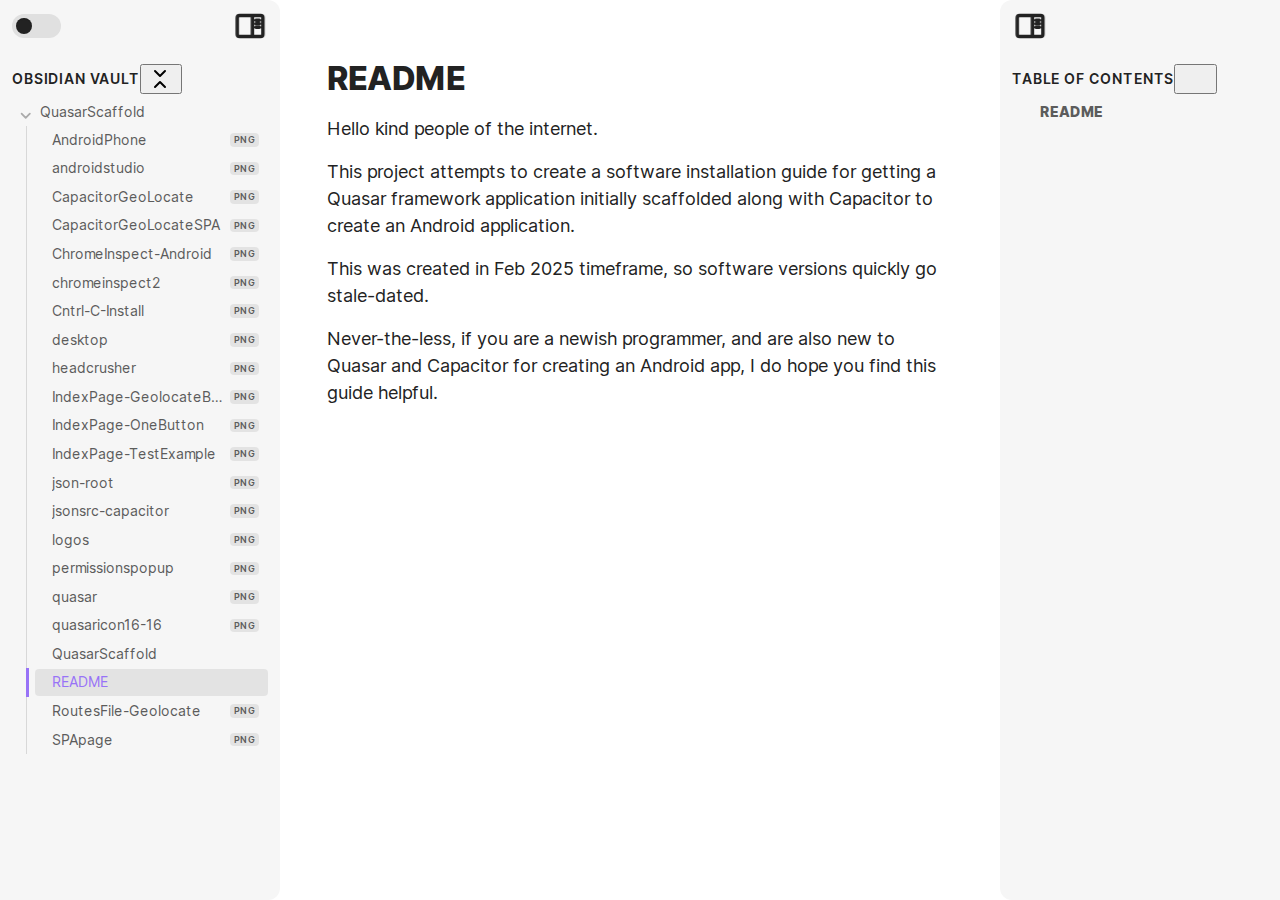
<file: quasarscaffold/readme.html>
<!DOCTYPE html> <html><head>
		<title>README</title>
		<base href="../">
		<meta id="root-path" root-path="../">
		<meta name="viewport" content="width=device-width, initial-scale=1.0, user-scalable=yes, minimum-scale=1.0, maximum-scale=5.0">
		<meta charset="UTF-8">
		<meta name="description" content="Obsidian Vault - README">
		<meta property="og:title" content="README">
		<meta property="og:description" content="Obsidian Vault - README">
		<meta property="og:type" content="website">
		<meta property="og:url" content="quasarscaffold/readme.html">
		<meta property="og:image" content="undefined">
		<meta property="og:site_name" content="Obsidian Vault">
		<link rel="alternate" type="application/rss+xml" title="RSS Feed" href="lib/rss.xml"><script async="" id="webpage-script" src="lib/scripts/webpage.js" onload="this.onload=null;this.setAttribute(&quot;loaded&quot;, &quot;true&quot;)"></script><link rel="icon" href="lib/media/favicon.png"><style>body{--line-width:40em;--line-width-adaptive:40em;--file-line-width:40em;--sidebar-width:min(20em, 80vw);--collapse-arrow-size:11px;--tree-horizontal-spacing:0.6em;--tree-vertical-spacing:0.6em;--sidebar-margin:12px}.sidebar{height:100%;min-width:calc(var(--sidebar-width) + var(--divider-width-hover));max-width:calc(var(--sidebar-width) + var(--divider-width-hover));font-size:14px;z-index:10;position:relative;overflow:hidden;transition:min-width ease-in-out,max-width ease-in-out;transition-duration:.2s;contain:size}.sidebar-left{left:0}.sidebar-right{right:0}.sidebar.is-collapsed{min-width:0;max-width:0}body.floating-sidebars .sidebar{position:absolute}.sidebar-content{height:100%;min-width:calc(var(--sidebar-width) - var(--divider-width-hover));top:0;padding:var(--sidebar-margin);padding-top:4em;line-height:var(--line-height-tight);background-color:var(--background-secondary);transition:background-color,border-right,border-left,box-shadow;transition-duration:var(--color-fade-speed);transition-timing-function:ease-in-out;position:absolute;display:flex;flex-direction:column}.sidebar:not(.is-collapsed) .sidebar-content{min-width:calc(max(100%,var(--sidebar-width)) - 3px);max-width:calc(max(100%,var(--sidebar-width)) - 3px)}.sidebar-left .sidebar-content{left:0;border-top-right-radius:var(--radius-l);border-bottom-right-radius:var(--radius-l)}.sidebar-right .sidebar-content{right:0;border-top-left-radius:var(--radius-l);border-bottom-left-radius:var(--radius-l)}.sidebar:has(.sidebar-content:empty):has(.topbar-content:empty){display:none}.sidebar-topbar{height:2em;width:var(--sidebar-width);top:var(--sidebar-margin);padding-inline:var(--sidebar-margin);z-index:1;position:fixed;display:flex;align-items:center;transition:width ease-in-out;transition-duration:inherit}.sidebar.is-collapsed .sidebar-topbar{width:calc(2.3em + var(--sidebar-margin) * 2)}.sidebar .sidebar-topbar.is-collapsed{width:0}.sidebar-left .sidebar-topbar{left:0}.sidebar-right .sidebar-topbar{right:0}.topbar-content{overflow:hidden;overflow:clip;width:100%;height:100%;display:flex;align-items:center;transition:inherit}.sidebar.is-collapsed .topbar-content{width:0;transition:inherit}.clickable-icon.sidebar-collapse-icon{background-color:transparent;color:var(--icon-color-focused);padding:0!important;margin:0!important;height:100%!important;width:2.3em!important;margin-inline:0.14em!important;position:absolute}.sidebar-left .clickable-icon.sidebar-collapse-icon{transform:rotateY(180deg);right:var(--sidebar-margin)}.sidebar-right .clickable-icon.sidebar-collapse-icon{transform:rotateY(180deg);left:var(--sidebar-margin)}.clickable-icon.sidebar-collapse-icon svg.svg-icon{width:100%;height:100%}.sidebar-section-header{margin:0 0 1em 0;text-transform:uppercase;letter-spacing:.06em;font-weight:600}body{transition:background-color var(--color-fade-speed) ease-in-out}.webpage-container{display:flex;flex-direction:row;height:100%;width:100%;align-items:stretch;justify-content:center}.document-container{opacity:1;flex-basis:100%;max-width:100%;width:100%;height:100%;display:flex;flex-direction:column;align-items:center;transition:opacity .2s ease-in-out;contain:inline-size}.hide{opacity:0;transition:opacity .2s ease-in-out}.document-container>.markdown-preview-view{margin:var(--sidebar-margin);margin-bottom:0;width:100%;width:-webkit-fill-available;width:-moz-available;width:fill-available;background-color:var(--background-primary);transition:background-color var(--color-fade-speed) ease-in-out;border-top-right-radius:var(--window-radius,var(--radius-m));border-top-left-radius:var(--window-radius,var(--radius-m));overflow-x:hidden!important;overflow-y:auto!important;display:flex!important;flex-direction:column!important;align-items:center!important;contain:inline-size}.document-container>.markdown-preview-view>.markdown-preview-sizer{padding-bottom:80vh!important;width:100%!important;max-width:var(--line-width)!important;flex-basis:var(--line-width)!important;transition:background-color var(--color-fade-speed) ease-in-out;contain:inline-size}.markdown-rendered img:not([width]),.view-content img:not([width]){max-width:100%;outline:0}.document-container>.view-content.embed{display:flex;padding:1em;height:100%;width:100%;align-items:center;justify-content:center}.document-container>.view-content.embed>*{max-width:100%;max-height:100%;object-fit:contain}:has(> :is(.math,table)){overflow-x:auto!important}.document-container>.view-content{overflow-x:auto;contain:content;padding:0;margin:0;height:100%}.scroll-highlight{position:absolute;width:100%;height:100%;pointer-events:none;z-index:1000;background-color:hsla(var(--color-accent-hsl),.25);opacity:0;padding:1em;inset:50%;translate:-50% -50%;border-radius:var(--radius-s)}</style><script defer="">async function loadIncludes(){if("file:"!=location.protocol){let e=document.querySelectorAll("include");for(let t=0;t<e.length;t++){let o=e[t],l=o.getAttribute("src");try{const e=await fetch(l);if(!e.ok){console.log("Could not include file: "+l),o?.remove();continue}let t=await e.text(),n=document.createRange().createContextualFragment(t),i=Array.from(n.children);for(let e of i)e.classList.add("hide"),e.style.transition="opacity 0.5s ease-in-out",setTimeout((()=>{e.classList.remove("hide")}),10);o.before(n),o.remove(),console.log("Included file: "+l)}catch(e){o?.remove(),console.log("Could not include file: "+l,e);continue}}}else{if(document.querySelectorAll("include").length>0){var e=document.createElement("div");e.id="error",e.textContent="Web server exports must be hosted on an http / web server to be viewed correctly.",e.style.position="fixed",e.style.top="50%",e.style.left="50%",e.style.transform="translate(-50%, -50%)",e.style.fontSize="1.5em",e.style.fontWeight="bold",e.style.textAlign="center",document.body.appendChild(e),document.querySelector(".document-container")?.classList.remove("hide")}}}document.addEventListener("DOMContentLoaded",(()=>{loadIncludes()}));let isFileProtocol="file:"==location.protocol;function waitLoadScripts(e,t){let o=e.map((e=>document.getElementById(e+"-script"))),l=0;!function e(){let n=o[l];l++,n&&"true"!=n.getAttribute("loaded")||l<o.length&&e(),l<o.length?n.addEventListener("load",e):t()}()}</script><link rel="stylesheet" href="lib/styles/obsidian.css"><link rel="preload" href="lib/styles/global-variable-styles.css" as="style" onload="this.onload=null;this.rel='stylesheet'"><noscript><link rel="stylesheet" href="lib/styles/global-variable-styles.css"></noscript><link rel="preload" href="lib/styles/main-styles.css" as="style" onload="this.onload=null;this.rel='stylesheet'"><noscript><link rel="stylesheet" href="lib/styles/main-styles.css"></noscript></head><body class="publish css-settings-manager theme-light show-inline-title show-ribbon"><script defer="">let theme=localStorage.getItem("theme")||(window.matchMedia("(prefers-color-scheme: dark)").matches?"dark":"light");"dark"==theme?(document.body.classList.add("theme-dark"),document.body.classList.remove("theme-light")):(document.body.classList.add("theme-light"),document.body.classList.remove("theme-dark")),window.innerWidth<480?document.body.classList.add("is-phone"):window.innerWidth<768?document.body.classList.add("is-tablet"):window.innerWidth<1024?document.body.classList.add("is-small-screen"):document.body.classList.add("is-large-screen")</script><div class="webpage-container workspace"><div class="sidebar-left sidebar"><div class="sidebar-handle"></div><div class="sidebar-topbar"><div class="topbar-content"><label class="theme-toggle-container" for="theme_toggle"><input class="theme-toggle-input" type="checkbox" id="theme_toggle"><div class="toggle-background"></div></label></div><div class="clickable-icon sidebar-collapse-icon"><svg xmlns="http://www.w3.org/2000/svg" width="100%" height="100%" viewBox="0 0 24 24" fill="none" stroke="currentColor" stroke-width="3" stroke-linecap="round" stroke-linejoin="round" class="svg-icon"><path d="M21 3H3C1.89543 3 1 3.89543 1 5V19C1 20.1046 1.89543 21 3 21H21C22.1046 21 23 20.1046 23 19V5C23 3.89543 22.1046 3 21 3Z"></path><path d="M10 4V20"></path><path d="M4 7H7"></path><path d="M4 10H7"></path><path d="M4 13H7"></path></svg></div></div><div class="sidebar-content"><include src="lib/html/file-tree.html"></include></div><script defer="">let ls = document.querySelector(".sidebar-left"); ls.classList.add("is-collapsed"); if (window.innerWidth > 768) ls.classList.remove("is-collapsed"); ls.style.setProperty("--sidebar-width", localStorage.getItem("sidebar-left-width"));</script></div><div class="document-container markdown-reading-view hide"><div class="markdown-preview-view markdown-rendered allow-fold-headings allow-fold-lists is-readable-line-width"><style id="MJX-CHTML-styles"></style><div class="markdown-preview-sizer markdown-preview-section"><h1 class="page-title heading inline-title" id="README"><p dir="auto">README</p></h1><div class="el-p"><p dir="auto">Hello kind people of the internet.</p></div><div class="el-p"><p dir="auto">This project attempts to create a software installation guide for getting a Quasar framework application initially scaffolded along with Capacitor to create an Android application.</p></div><div class="el-p"><p dir="auto">This was created in Feb 2025 timeframe, so software versions quickly go stale-dated. </p></div><div class="el-p"><p dir="auto">Never-the-less, if you are a newish programmer, and are also new to Quasar and Capacitor for creating an Android app, I do hope you find this guide helpful. </p></div><div class="mod-footer mod-ui"></div></div></div></div><div class="sidebar-right sidebar"><div class="sidebar-handle"></div><div class="sidebar-topbar"><div class="topbar-content"></div><div class="clickable-icon sidebar-collapse-icon"><svg xmlns="http://www.w3.org/2000/svg" width="100%" height="100%" viewBox="0 0 24 24" fill="none" stroke="currentColor" stroke-width="3" stroke-linecap="round" stroke-linejoin="round" class="svg-icon"><path d="M21 3H3C1.89543 3 1 3.89543 1 5V19C1 20.1046 1.89543 21 3 21H21C22.1046 21 23 20.1046 23 19V5C23 3.89543 22.1046 3 21 3Z"></path><path d="M10 4V20"></path><path d="M4 7H7"></path><path d="M4 10H7"></path><path d="M4 13H7"></path></svg></div></div><div class="sidebar-content"><div class="tree-container mod-root nav-folder tree-item outline-tree" data-depth="0"><div class="tree-header"><span class="sidebar-section-header">Table Of Contents</span><button class="clickable-icon collapse-tree-button" aria-label="Collapse All"><svg xmlns="http://www.w3.org/2000/svg" width="24" height="24" viewBox="0 0 24 24" fill="none" stroke="currentColor" stroke-width="2" stroke-linecap="round" stroke-linejoin="round"></svg></button></div><div class="tree-scroll-area tree-item-children nav-folder-children"><div class="tree-item mod-tree-folder nav-folder mod-collapsible is-collapsed" style="display: none;"></div><div class="tree-item" data-depth="1"><a class="tree-link" href="quasarscaffold/readme.html#README"><div class="tree-item-contents heading-link" heading-name="README"><span class="tree-item-title">README</span></div></a><div class="tree-item-children nav-folder-children"></div></div></div></div></div><script defer="">let rs = document.querySelector(".sidebar-right"); rs.classList.add("is-collapsed"); if (window.innerWidth > 768) rs.classList.remove("is-collapsed"); rs.style.setProperty("--sidebar-width", localStorage.getItem("sidebar-right-width"));</script></div></div></body></html>
</file>
